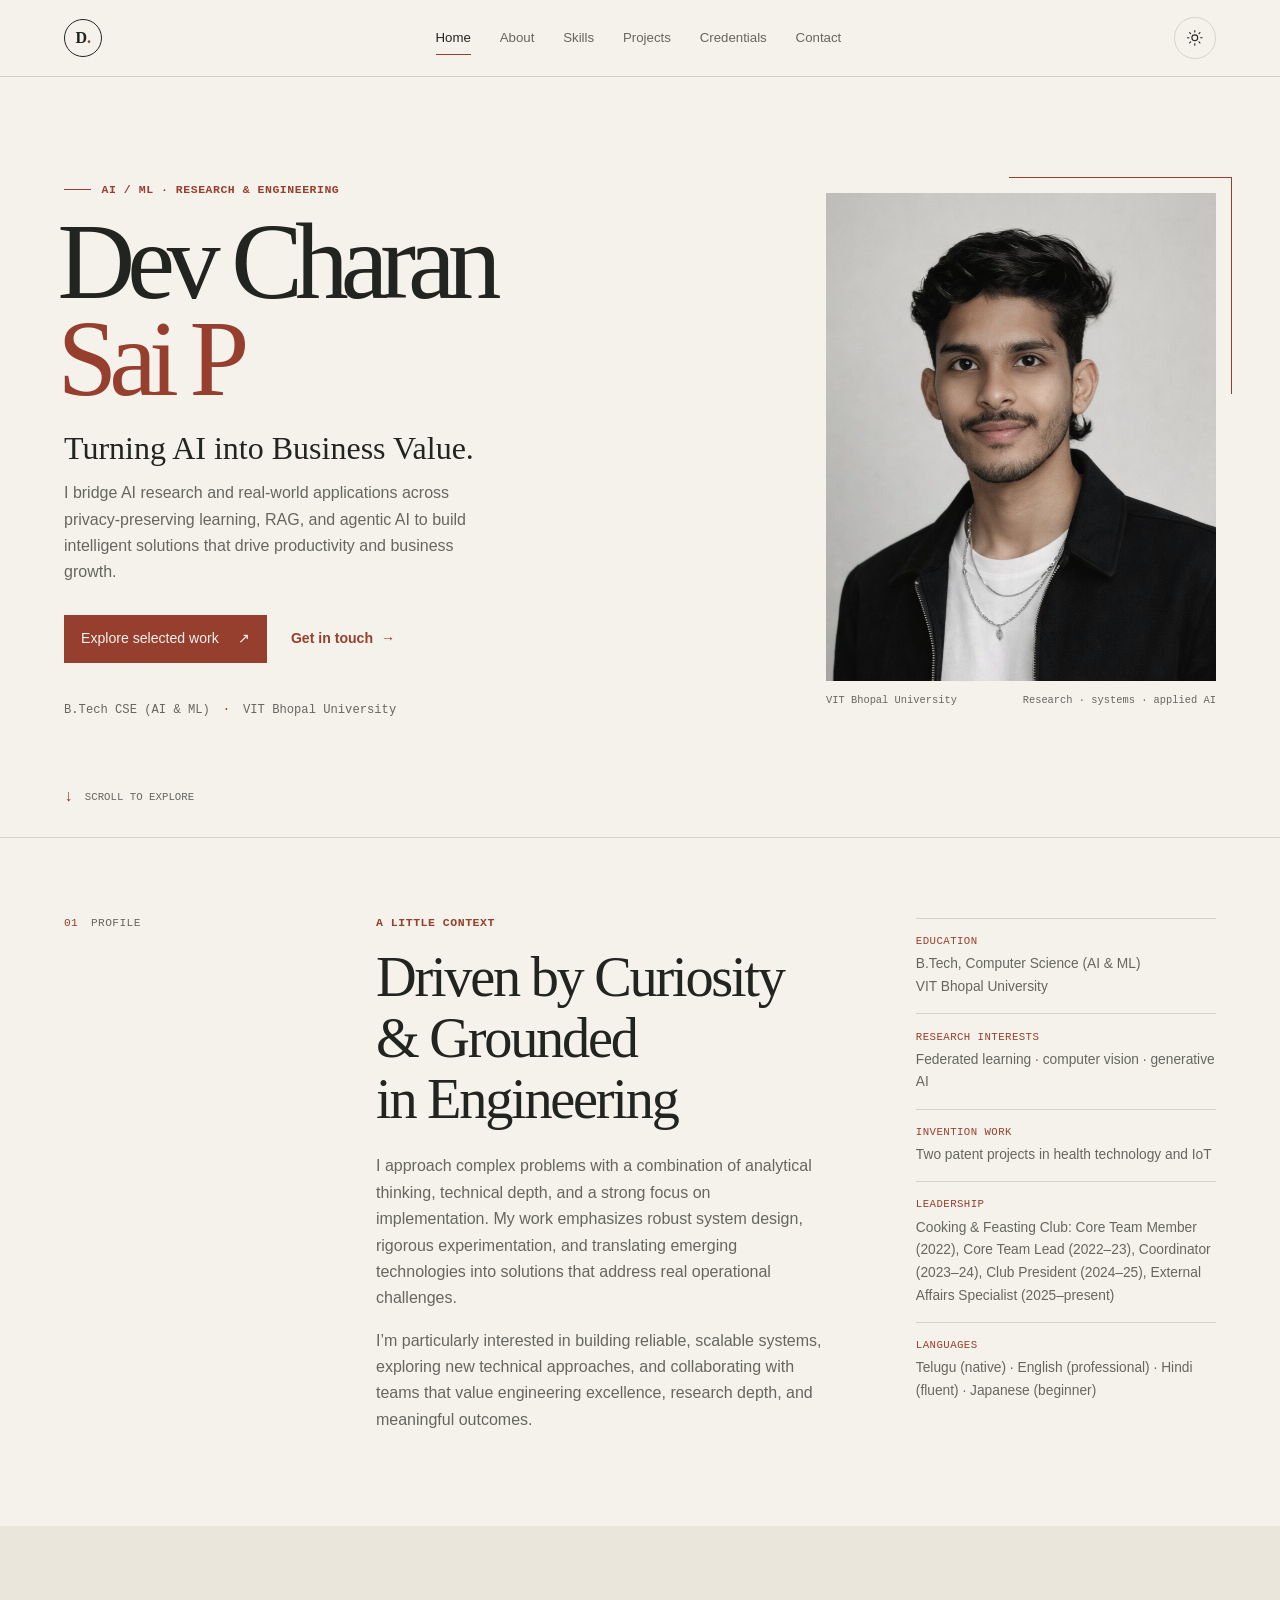
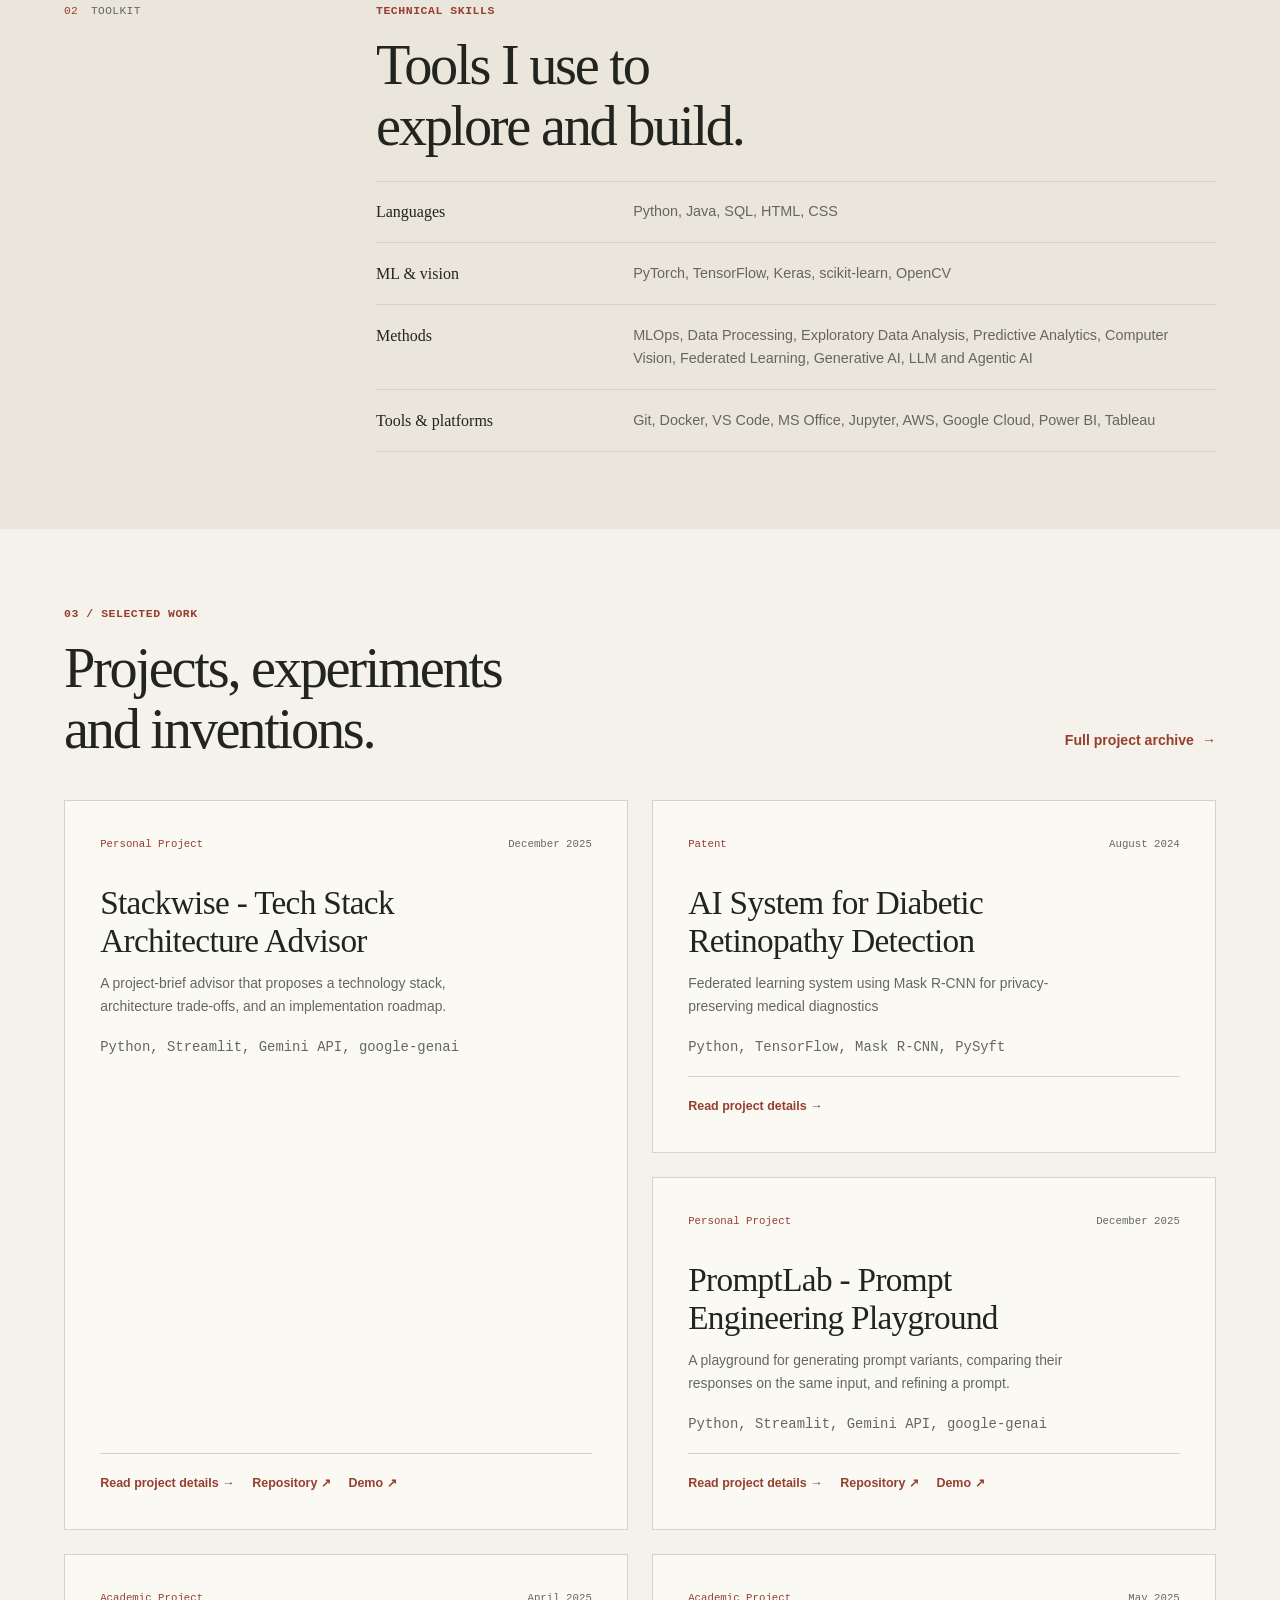
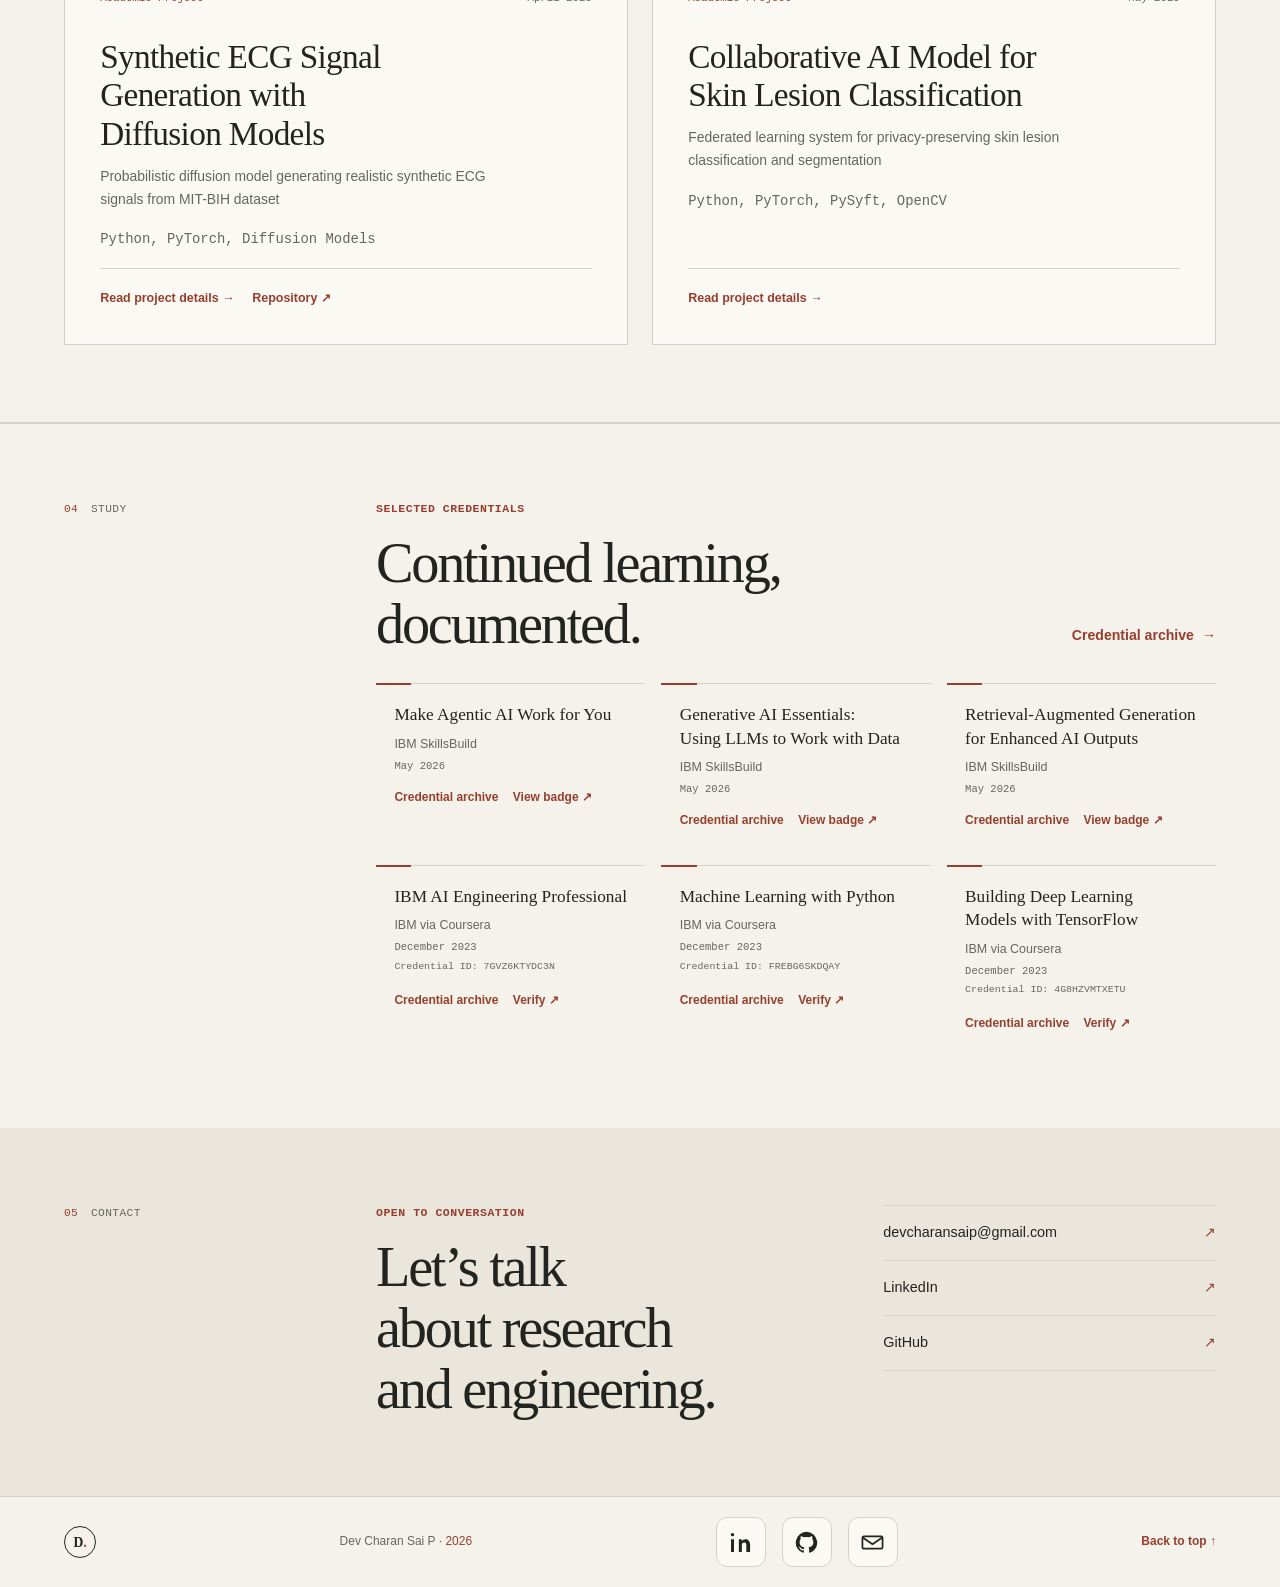
<file: index.html>
<!DOCTYPE html>
<html lang="en" data-theme="light">
<head>
    <meta charset="UTF-8">
    <meta name="viewport" content="width=device-width, initial-scale=1">
    <meta name="theme-color" content="#f5f2eb">
    <title>Dev Charan Sai P — AI/ML Research & Engineering</title>
    <meta name="description" content="Dev Charan Sai P is a computer science student working on machine learning, federated learning, computer vision, and generative AI.">
    <meta name="author" content="Dev Charan Sai P">
    <link rel="stylesheet" href="style.css">
    <script src="app.js" defer></script>
</head>
<body>
    <a class="skip-link" href="#main-content">Skip to content</a>

    <header class="site-header" id="top">
        <nav class="nav-shell" aria-label="Main navigation">
            <a class="wordmark" href="index.html" aria-label="Dev Charan Sai P, home">D<span>.</span></a>
            <button class="nav-toggle" id="nav-toggle" type="button" aria-expanded="false" aria-controls="nav-menu" aria-label="Open navigation">
                <span></span><span></span>
            </button>
            <ul class="nav-menu" id="nav-menu">
                <li><a class="nav-link active" href="#home" aria-current="page">Home</a></li>
                <li><a class="nav-link" href="#about">About</a></li>
                <li><a class="nav-link" href="#skills">Skills</a></li>
                <li><a class="nav-link" href="projects.html">Projects</a></li>
                <li><a class="nav-link" href="certifications.html">Credentials</a></li>
                <li><a class="nav-link" href="#contact">Contact</a></li>
            </ul>
            <button class="theme-toggle" id="theme-toggle" type="button" aria-label="Switch to dark theme">
                <svg id="theme-icon" viewBox="0 0 24 24" aria-hidden="true"><circle cx="12" cy="12" r="4"></circle><path d="M12 2v2m0 16v2M4.93 4.93l1.42 1.42m11.3 11.3 1.42 1.42M2 12h2m16 0h2M4.93 19.07l1.42-1.42m11.3-11.3 1.42-1.42"></path></svg>
            </button>
        </nav>
    </header>

    <main id="main-content">
        <section class="hero page-wrap" id="home" aria-labelledby="hero-title">
            <div class="hero-copy">
                <p class="eyebrow"><span class="eyebrow-rule"></span> AI / ML · research & engineering</p>
                <h1 id="hero-title">Dev Charan<br><span>Sai P</span></h1>
                <p class="hero-role">Turning AI into Business Value.</p>
                <p class="hero-summary">I bridge AI research and real-world applications across privacy-preserving learning, RAG, and agentic AI to build intelligent solutions that drive productivity and business growth.</p>
                <div class="hero-actions">
                    <a class="button button-primary" href="projects.html">Explore selected work <span aria-hidden="true">↗</span></a>
                    <a class="text-link" href="#contact">Get in touch <span aria-hidden="true">→</span></a>
                </div>
                <p class="hero-note">B.Tech CSE (AI &amp; ML) <span aria-hidden="true">·</span> VIT Bhopal University</p>
            </div>
            <figure class="hero-portrait">
                <img src="doc/portrait.jpg" alt="Portrait of Dev Charan Sai P" fetchpriority="high">
                <figcaption><span>VIT Bhopal University</span><span>Research · systems · applied AI</span></figcaption>
            </figure>
            <a class="scroll-cue" href="#about"><span aria-hidden="true">↓</span> Scroll to explore</a>
        </section>

        <section class="section-block about-section" id="about" aria-labelledby="about-title">
            <div class="page-wrap split-section">
                <div class="section-marker"><span>01</span><span>Profile</span></div>
                <div class="section-main about-layout">
                    <div>
                        <p class="eyebrow">A little context</p>
                        <h2 class="section-title" id="about-title">Driven by Curiosity & Grounded in Engineering</h2>
                        <p class="body-copy">I approach complex problems with a combination of analytical thinking, technical depth, and a strong focus on implementation. My work emphasizes robust system design, rigorous experimentation, and translating emerging technologies into solutions that address real operational challenges.</p>
                        <p class="body-copy">I’m particularly interested in building reliable, scalable systems, exploring new technical approaches, and collaborating with teams that value engineering excellence, research depth, and meaningful outcomes.</p>
                    </div>
                    <dl class="profile-facts">
                        <div><dt>Education</dt><dd>B.Tech, Computer Science (AI &amp; ML)<br>VIT Bhopal University</dd></div>
                        <div><dt>Research interests</dt><dd>Federated learning · computer vision · generative AI</dd></div>
                        <div><dt>Invention work</dt><dd>Two patent projects in health technology and IoT</dd></div>
                        <div><dt>Leadership</dt><dd>Cooking &amp; Feasting Club: Core Team Member (2022), Core Team Lead (2022–23), Coordinator (2023–24), Club President (2024–25), External Affairs Specialist (2025–present)</dd></div>
                        <div><dt>Languages</dt><dd>Telugu (native) · English (professional) · Hindi (fluent) · Japanese (beginner)</dd></div>
                    </dl>
                </div>
            </div>
        </section>

        <section class="section-block skills-section" id="skills" aria-labelledby="skills-title">
            <div class="page-wrap split-section">
                <div class="section-marker"><span>02</span><span>Toolkit</span></div>
                <div class="section-main">
                    <p class="eyebrow">Technical skills</p>
                    <h2 class="section-title" id="skills-title">Tools I use to explore and build.</h2>
                    <div class="skills-list">
                        <div class="skill-row"><h3>Languages</h3><p>Python, Java, SQL, HTML, CSS</p></div>
                        <div class="skill-row"><h3>ML &amp; vision</h3><p>PyTorch, TensorFlow, Keras, scikit-learn, OpenCV</p></div>
                        <div class="skill-row"><h3>Methods</h3><p>MLOps, Data Processing, Exploratory Data Analysis, Predictive Analytics, Computer Vision, Federated Learning, Generative AI, LLM and Agentic AI</p></div>
                        <div class="skill-row"><h3>Tools &amp; platforms</h3><p>Git, Docker, VS Code, MS Office, Jupyter, AWS, Google Cloud, Power BI, Tableau</p></div>
                    </div>
                </div>
            </div>
        </section>

        <section class="section-block work-section" id="featured-projects" aria-labelledby="work-title">
            <div class="page-wrap">
                <div class="section-heading">
                    <div>
                        <p class="eyebrow">03 / Selected work</p>
                        <h2 class="section-title" id="work-title">Projects, experiments and inventions.</h2>
                    </div>
                    <a class="text-link" href="projects.html">Full project archive <span aria-hidden="true">→</span></a>
                </div>
                <div class="featured-projects-grid" id="featured-projects-grid"></div>
            </div>
        </section>

        <section class="section-block credentials-section" aria-labelledby="credentials-title">
            <div class="page-wrap split-section">
                <div class="section-marker"><span>04</span><span>Study</span></div>
                <div class="section-main">
                    <div class="section-heading">
                        <div>
                            <p class="eyebrow">Selected credentials</p>
                            <h2 class="section-title" id="credentials-title">Continued learning, documented.</h2>
                        </div>
                        <a class="text-link" href="certifications.html">Credential archive <span aria-hidden="true">→</span></a>
                    </div>
                    <div class="featured-certs-grid" id="featured-certs-grid"></div>
                </div>
            </div>
        </section>

        <section class="section-block contact-section" id="contact" aria-labelledby="contact-title">
            <div class="page-wrap split-section">
                <div class="section-marker"><span>05</span><span>Contact</span></div>
                <div class="section-main contact-layout">
                    <div>
                        <p class="eyebrow">Open to conversation</p>
                        <h2 class="section-title" id="contact-title">Let’s talk about research and engineering.</h2>
                    </div>
                    <div class="contact-links">
                        <a href="mailto:devcharansaip@gmail.com">devcharansaip@gmail.com <span aria-hidden="true">↗</span></a>
                        <a href="https://linkedin.com/in/dev-charan-sai-p-152938231" target="_blank" rel="noopener noreferrer">LinkedIn <span aria-hidden="true">↗</span></a>
                        <a href="https://github.com/DevCharanSaiP" target="_blank" rel="noopener noreferrer">GitHub <span aria-hidden="true">↗</span></a>
                    </div>
                </div>
            </div>
        </section>
    </main>

    <footer class="site-footer">
        <div class="page-wrap footer-inner">
            <a class="wordmark footer-mark" href="#top" aria-label="Back to top">D<span>.</span></a>
            <p>Dev Charan Sai P <span>·</span> <span id="current-year">2026</span></p>
            <div class="footer-social" aria-label="Social links">
                <a class="footer-social-link" href="https://linkedin.com/in/dev-charan-sai-p-152938231" target="_blank" rel="noopener noreferrer" aria-label="LinkedIn">
                    <svg viewBox="0 0 24 24" aria-hidden="true"><path d="M5.2 8.7H2.1V22h3.1V8.7ZM3.65 2a1.8 1.8 0 1 0 0 3.6 1.8 1.8 0 0 0 0-3.6ZM22 14.4c0-4-2.1-5.9-4.9-5.9a4.2 4.2 0 0 0-3.8 2.1V8.7h-3V22h3.1v-6.6c0-1.7.3-3.4 2.5-3.4s2.2 2 2.2 3.5V22H22v-7.6Z"></path></svg>
                </a>
                <a class="footer-social-link" href="https://github.com/DevCharanSaiP" target="_blank" rel="noopener noreferrer" aria-label="GitHub">
                    <svg viewBox="0 0 24 24" aria-hidden="true"><path d="M12 .9a11.2 11.2 0 0 0-3.54 21.82c.56.1.77-.24.77-.54v-2.1c-3.14.68-3.8-1.33-3.8-1.33-.5-1.3-1.25-1.64-1.25-1.64-1.02-.7.08-.69.08-.69 1.13.08 1.73 1.16 1.73 1.16 1 1.72 2.61 1.22 3.25.93.1-.73.39-1.22.71-1.5-2.5-.29-5.13-1.25-5.13-5.57 0-1.23.44-2.24 1.16-3.03-.12-.29-.5-1.43.11-2.98 0 0 .95-.3 3.08 1.16a10.7 10.7 0 0 1 5.6 0c2.14-1.46 3.08-1.16 3.08-1.16.61 1.55.23 2.69.12 2.98.72.79 1.15 1.8 1.15 3.03 0 4.33-2.64 5.28-5.15 5.56.4.35.76 1.03.76 2.08v3.1c0 .3.2.65.78.54A11.2 11.2 0 0 0 12 .9Z"></path></svg>
                </a>
                <a class="footer-social-link" href="mailto:devcharansaip@gmail.com" aria-label="Email">
                    <svg viewBox="0 0 24 24" aria-hidden="true"><path d="M3 5.5h18a1.5 1.5 0 0 1 1.5 1.5v10a1.5 1.5 0 0 1-1.5 1.5H3A1.5 1.5 0 0 1 1.5 17V7A1.5 1.5 0 0 1 3 5.5Zm-.1 2.1 9.1 6.2 9.1-6.2"></path></svg>
                </a>
            </div>
            <a class="text-link footer-back" href="#top">Back to top ↑</a>
        </div>
    </footer>
</body>
</html>
</file>
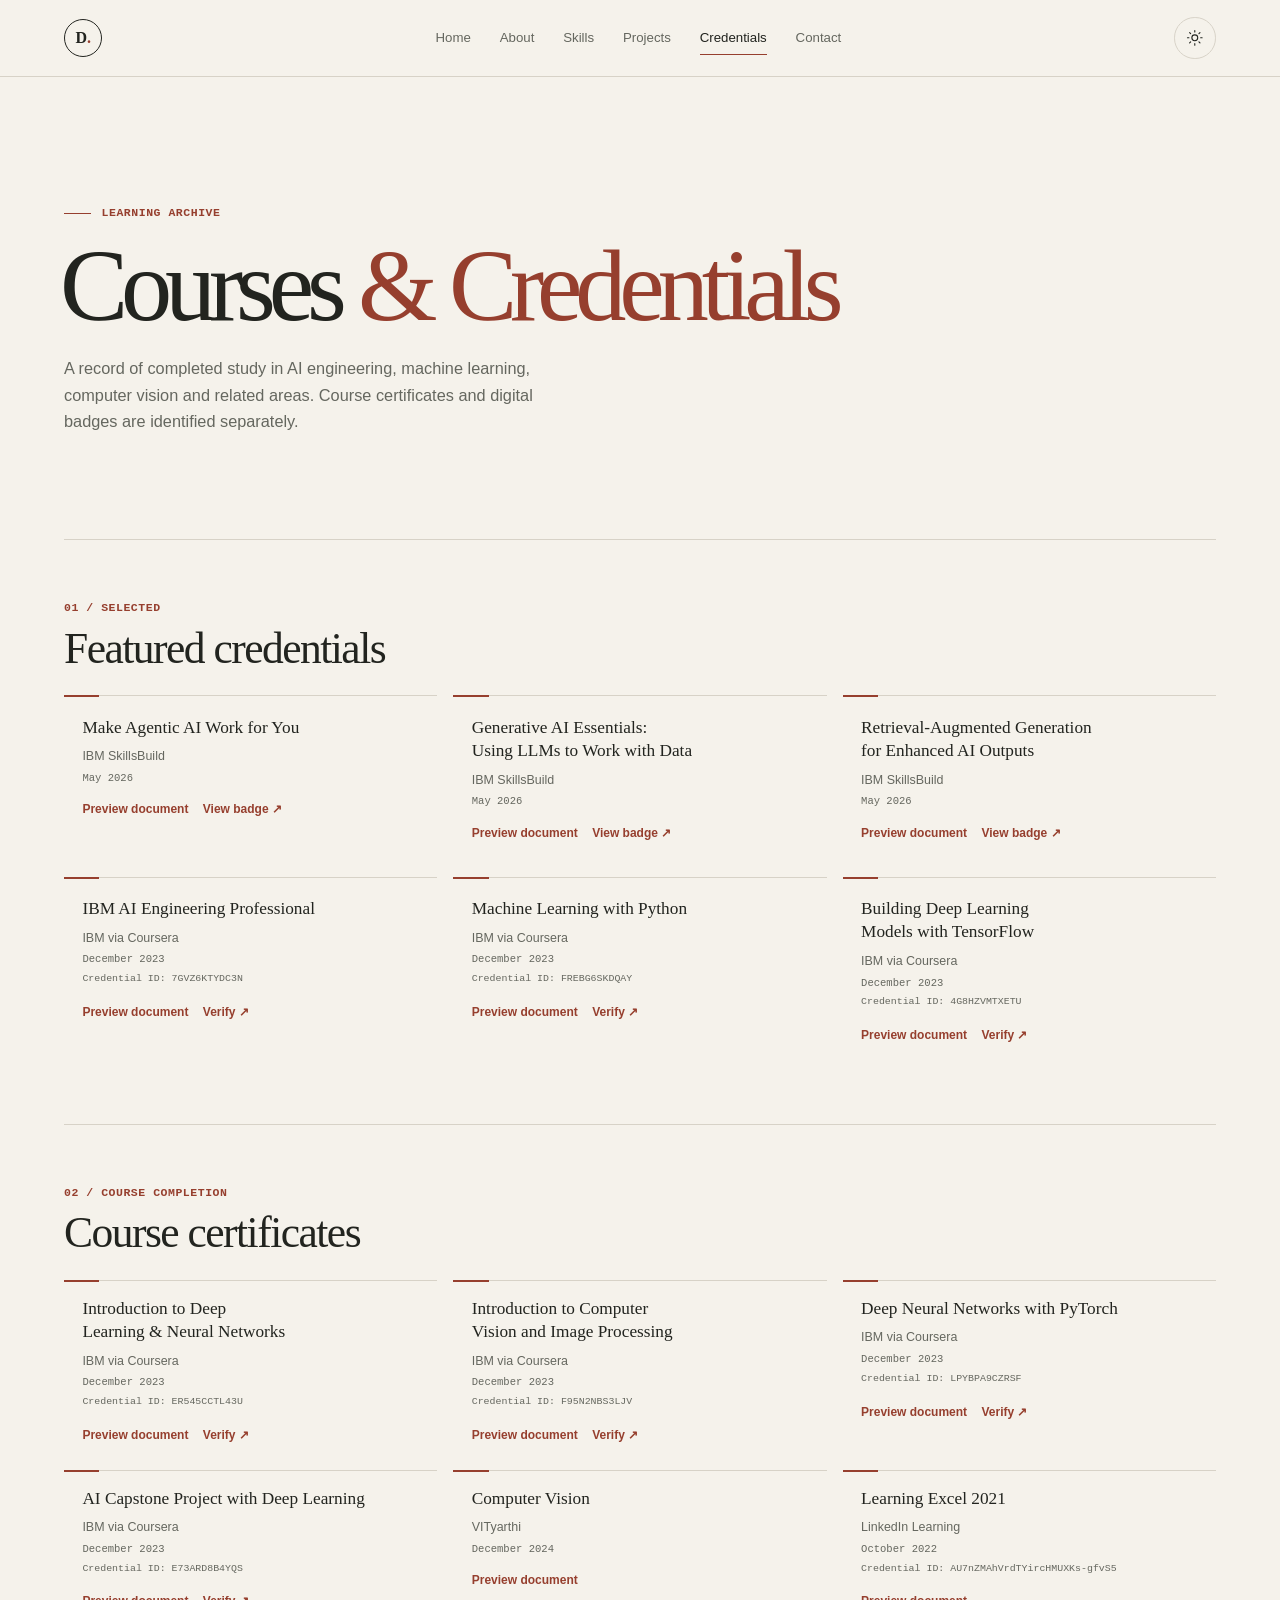
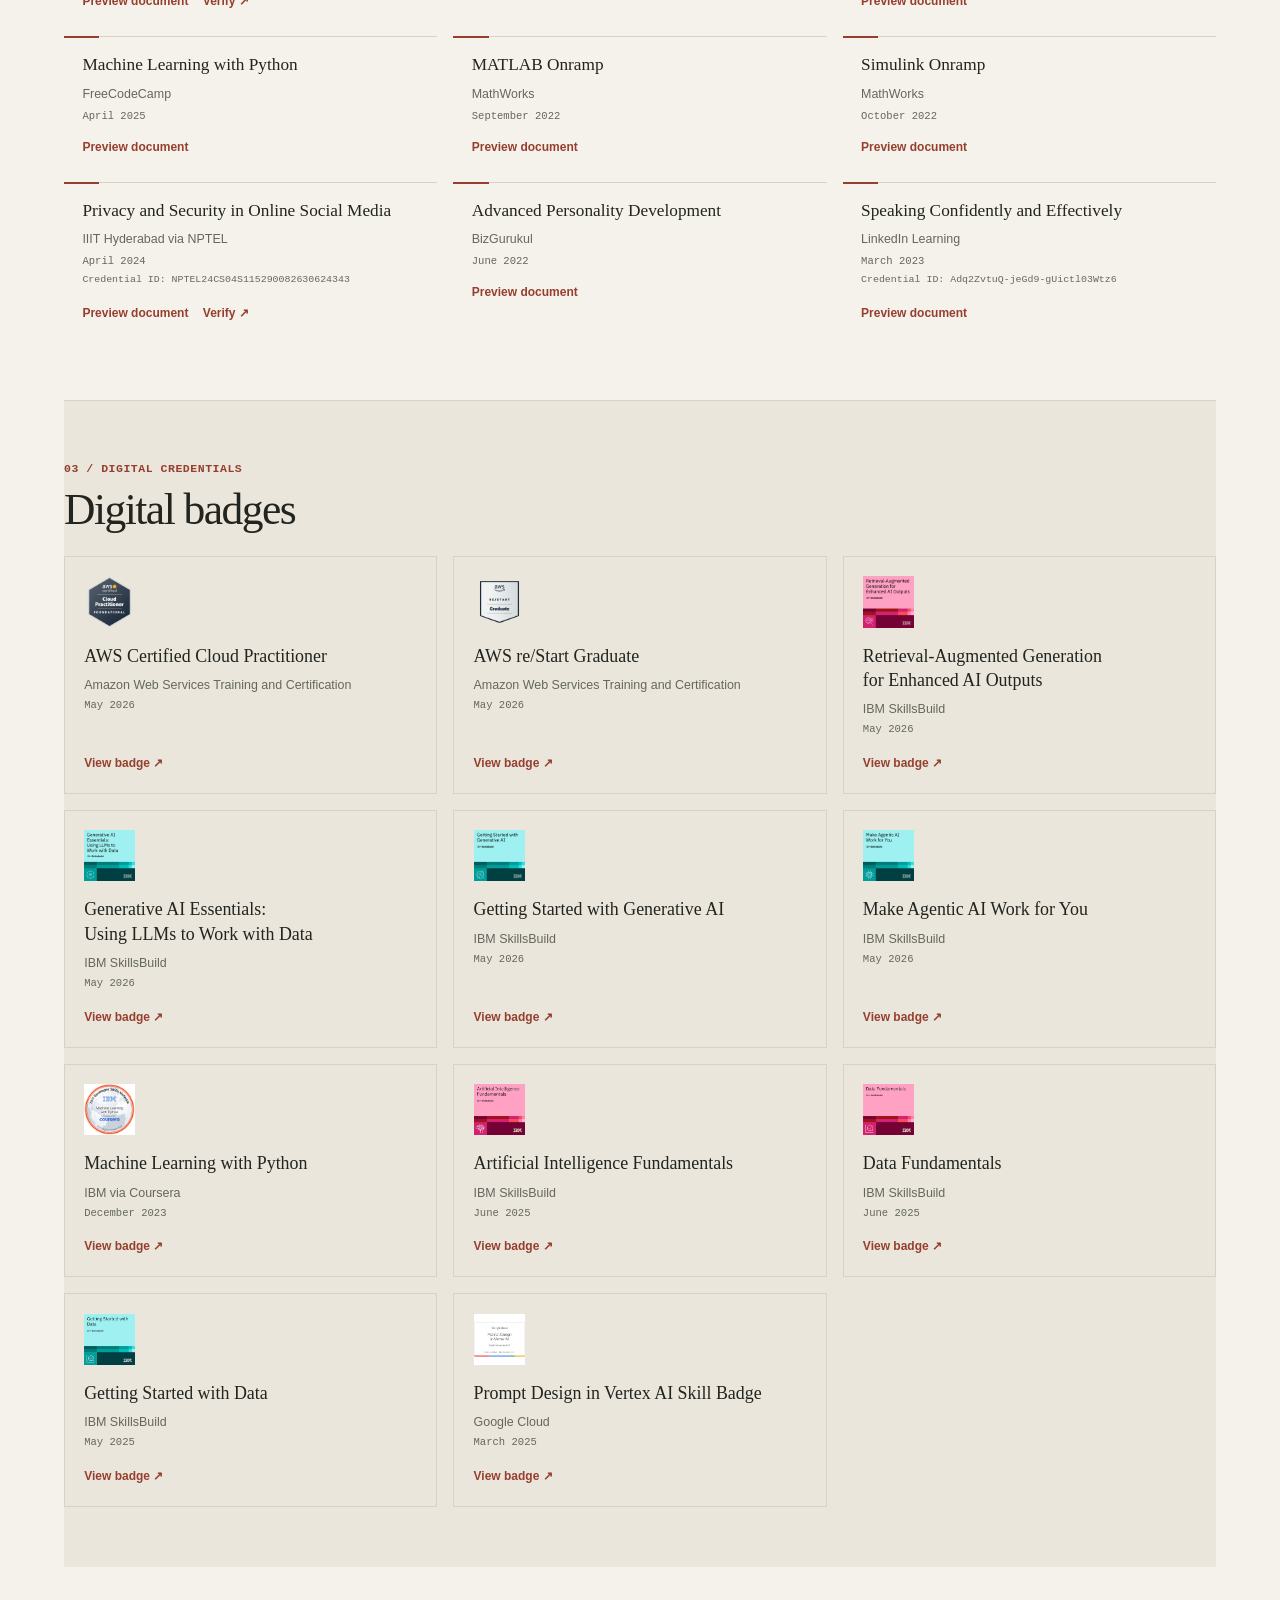
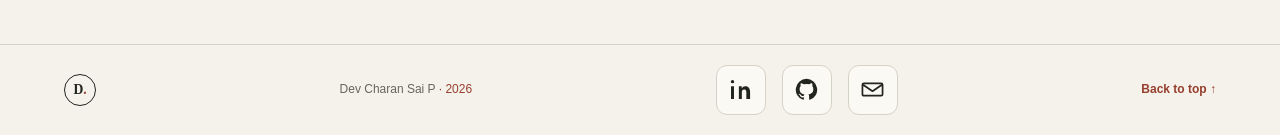
<file: certifications.html>
<!DOCTYPE html>
<html lang="en" data-theme="light">
<head>
    <meta charset="UTF-8">
    <meta name="viewport" content="width=device-width, initial-scale=1">
    <meta name="theme-color" content="#f5f2eb">
    <title>Credentials — Dev Charan Sai P</title>
    <meta name="description" content="Course certificates and digital badges in AI engineering, machine learning, computer vision, and related fields.">
    <link rel="stylesheet" href="style.css">
    <script src="app.js" defer></script>
</head>
<body>
    <a class="skip-link" href="#main-content">Skip to content</a>
    <header class="site-header" id="top">
        <nav class="nav-shell" aria-label="Main navigation">
            <a class="wordmark" href="index.html" aria-label="Dev Charan Sai P, home">D<span>.</span></a>
            <button class="nav-toggle" id="nav-toggle" type="button" aria-expanded="false" aria-controls="nav-menu" aria-label="Open navigation"><span></span><span></span></button>
            <ul class="nav-menu" id="nav-menu">
                <li><a class="nav-link" href="index.html">Home</a></li><li><a class="nav-link" href="index.html#about">About</a></li><li><a class="nav-link" href="index.html#skills">Skills</a></li><li><a class="nav-link" href="projects.html">Projects</a></li><li><a class="nav-link active" href="certifications.html" aria-current="page">Credentials</a></li><li><a class="nav-link" href="index.html#contact">Contact</a></li>
            </ul>
            <button class="theme-toggle" id="theme-toggle" type="button" aria-label="Switch to dark theme"><svg id="theme-icon" viewBox="0 0 24 24" aria-hidden="true"><circle cx="12" cy="12" r="4"></circle><path d="M12 2v2m0 16v2M4.93 4.93l1.42 1.42m11.3 11.3 1.42 1.42M2 12h2m16 0h2M4.93 19.07l1.42-1.42m11.3-11.3 1.42-1.42"></path></svg></button>
        </nav>
    </header>
    <main id="main-content">
        <section class="page-intro page-wrap" aria-labelledby="page-title">
            <p class="eyebrow"><span class="eyebrow-rule"></span> Learning archive</p>
            <h1 id="page-title">Courses <span>&amp; Credentials</span></h1>
            <p class="page-lede">A record of completed study in AI engineering, machine learning, computer vision and related areas. Course certificates and digital badges are identified separately.</p>
        </section>
        <section class="credential-section page-wrap" aria-labelledby="featured-title">
            <div class="archive-heading"><div><p class="eyebrow">01 / Selected</p><h2 id="featured-title">Featured credentials</h2></div></div>
            <div class="featured-certs-grid" id="featured-certs-grid"></div>
        </section>
        <section class="credential-section page-wrap" aria-labelledby="courses-title">
            <div class="archive-heading"><div><p class="eyebrow">02 / Course completion</p><h2 id="courses-title">Course certificates</h2></div></div>
            <div class="certs-grid" id="certs-grid"></div>
        </section>
        <section class="credential-section badges-section page-wrap" aria-labelledby="badges-title">
            <div class="archive-heading"><div><p class="eyebrow">03 / Digital credentials</p><h2 id="badges-title">Digital badges</h2></div></div>
            <div class="badges-grid" id="badges-grid"></div>
        </section>
    </main>
    <div class="modal" id="cert-modal" role="dialog" aria-modal="true" aria-labelledby="cert-modal-title" aria-hidden="true" hidden>
        <button class="modal-backdrop" id="cert-modal-backdrop" type="button" aria-label="Close credential preview"></button>
        <div class="modal-panel modal-panel--large">
            <button class="modal-close" id="cert-modal-close" type="button" aria-label="Close credential preview">Close <span aria-hidden="true">×</span></button>
            <div class="modal-content" id="cert-modal-content"></div>
        </div>
    </div>
    <footer class="site-footer"><div class="page-wrap footer-inner">
        <a class="wordmark footer-mark" href="index.html" aria-label="Dev Charan Sai P, home">D<span>.</span></a><p>Dev Charan Sai P <span>·</span> <span id="current-year">2026</span></p>
        <div class="footer-social" aria-label="Social links">
            <a class="footer-social-link" href="https://linkedin.com/in/dev-charan-sai-p-152938231" target="_blank" rel="noopener noreferrer" aria-label="LinkedIn"><svg viewBox="0 0 24 24" aria-hidden="true"><path d="M5.2 8.7H2.1V22h3.1V8.7ZM3.65 2a1.8 1.8 0 1 0 0 3.6 1.8 1.8 0 0 0 0-3.6ZM22 14.4c0-4-2.1-5.9-4.9-5.9a4.2 4.2 0 0 0-3.8 2.1V8.7h-3V22h3.1v-6.6c0-1.7.3-3.4 2.5-3.4s2.2 2 2.2 3.5V22H22v-7.6Z"></path></svg></a>
            <a class="footer-social-link" href="https://github.com/DevCharanSaiP" target="_blank" rel="noopener noreferrer" aria-label="GitHub"><svg viewBox="0 0 24 24" aria-hidden="true"><path d="M12 .9a11.2 11.2 0 0 0-3.54 21.82c.56.1.77-.24.77-.54v-2.1c-3.14.68-3.8-1.33-3.8-1.33-.5-1.3-1.25-1.64-1.25-1.64-1.02-.7.08-.69.08-.69 1.13.08 1.73 1.16 1.73 1.16 1 1.72 2.61 1.22 3.25.93.1-.73.39-1.22.71-1.5-2.5-.29-5.13-1.25-5.13-5.57 0-1.23.44-2.24 1.16-3.03-.12-.29-.5-1.43.11-2.98 0 0 .95-.3 3.08 1.16a10.7 10.7 0 0 1 5.6 0c2.14-1.46 3.08-1.16 3.08-1.16.61 1.55.23 2.69.12 2.98.72.79 1.15 1.8 1.15 3.03 0 4.33-2.64 5.28-5.15 5.56.4.35.76 1.03.76 2.08v3.1c0 .3.2.65.78.54A11.2 11.2 0 0 0 12 .9Z"></path></svg></a>
            <a class="footer-social-link" href="mailto:devcharansaip@gmail.com" aria-label="Email"><svg viewBox="0 0 24 24" aria-hidden="true"><path d="M3 5.5h18a1.5 1.5 0 0 1 1.5 1.5v10a1.5 1.5 0 0 1-1.5 1.5H3A1.5 1.5 0 0 1 1.5 17V7A1.5 1.5 0 0 1 3 5.5Zm-.1 2.1 9.1 6.2 9.1-6.2"></path></svg></a>
        </div>
        <a class="text-link footer-back" href="#top">Back to top ↑</a>
    </div></footer>
</body>
</html>
</file>
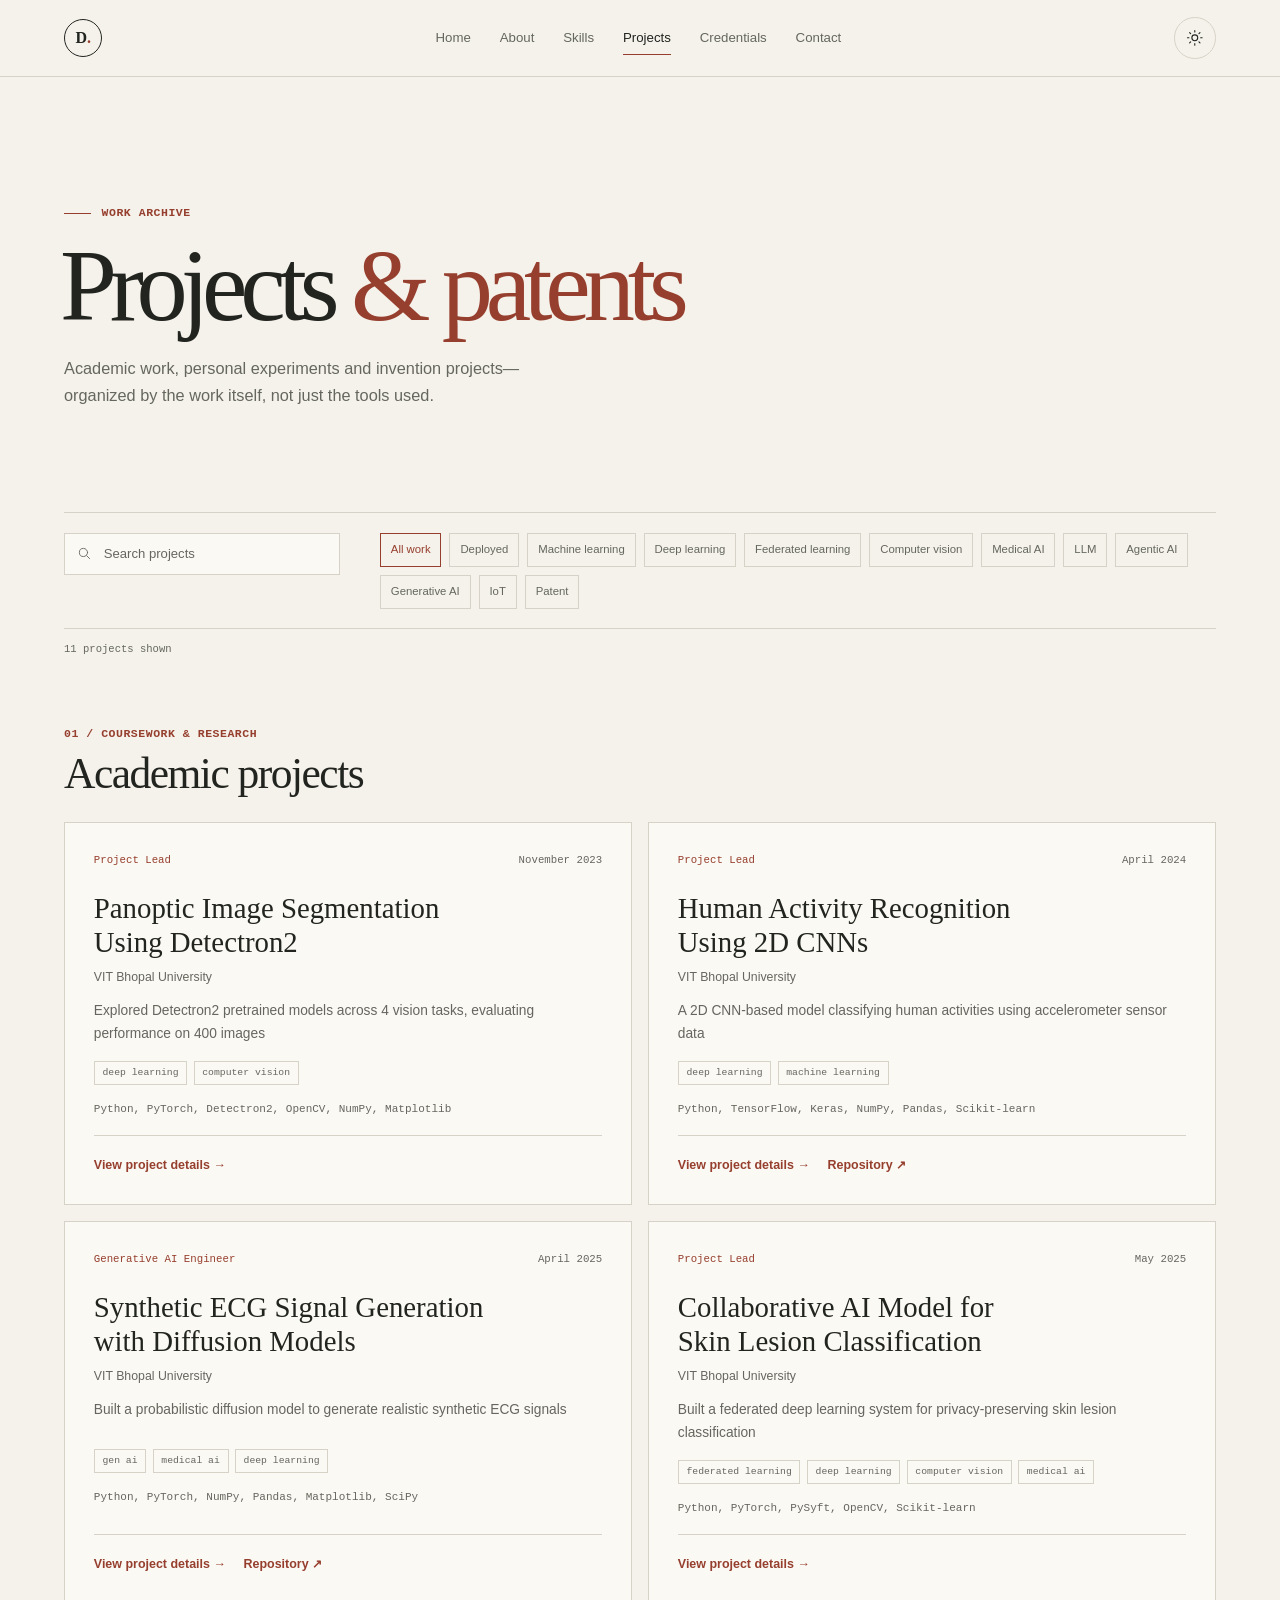
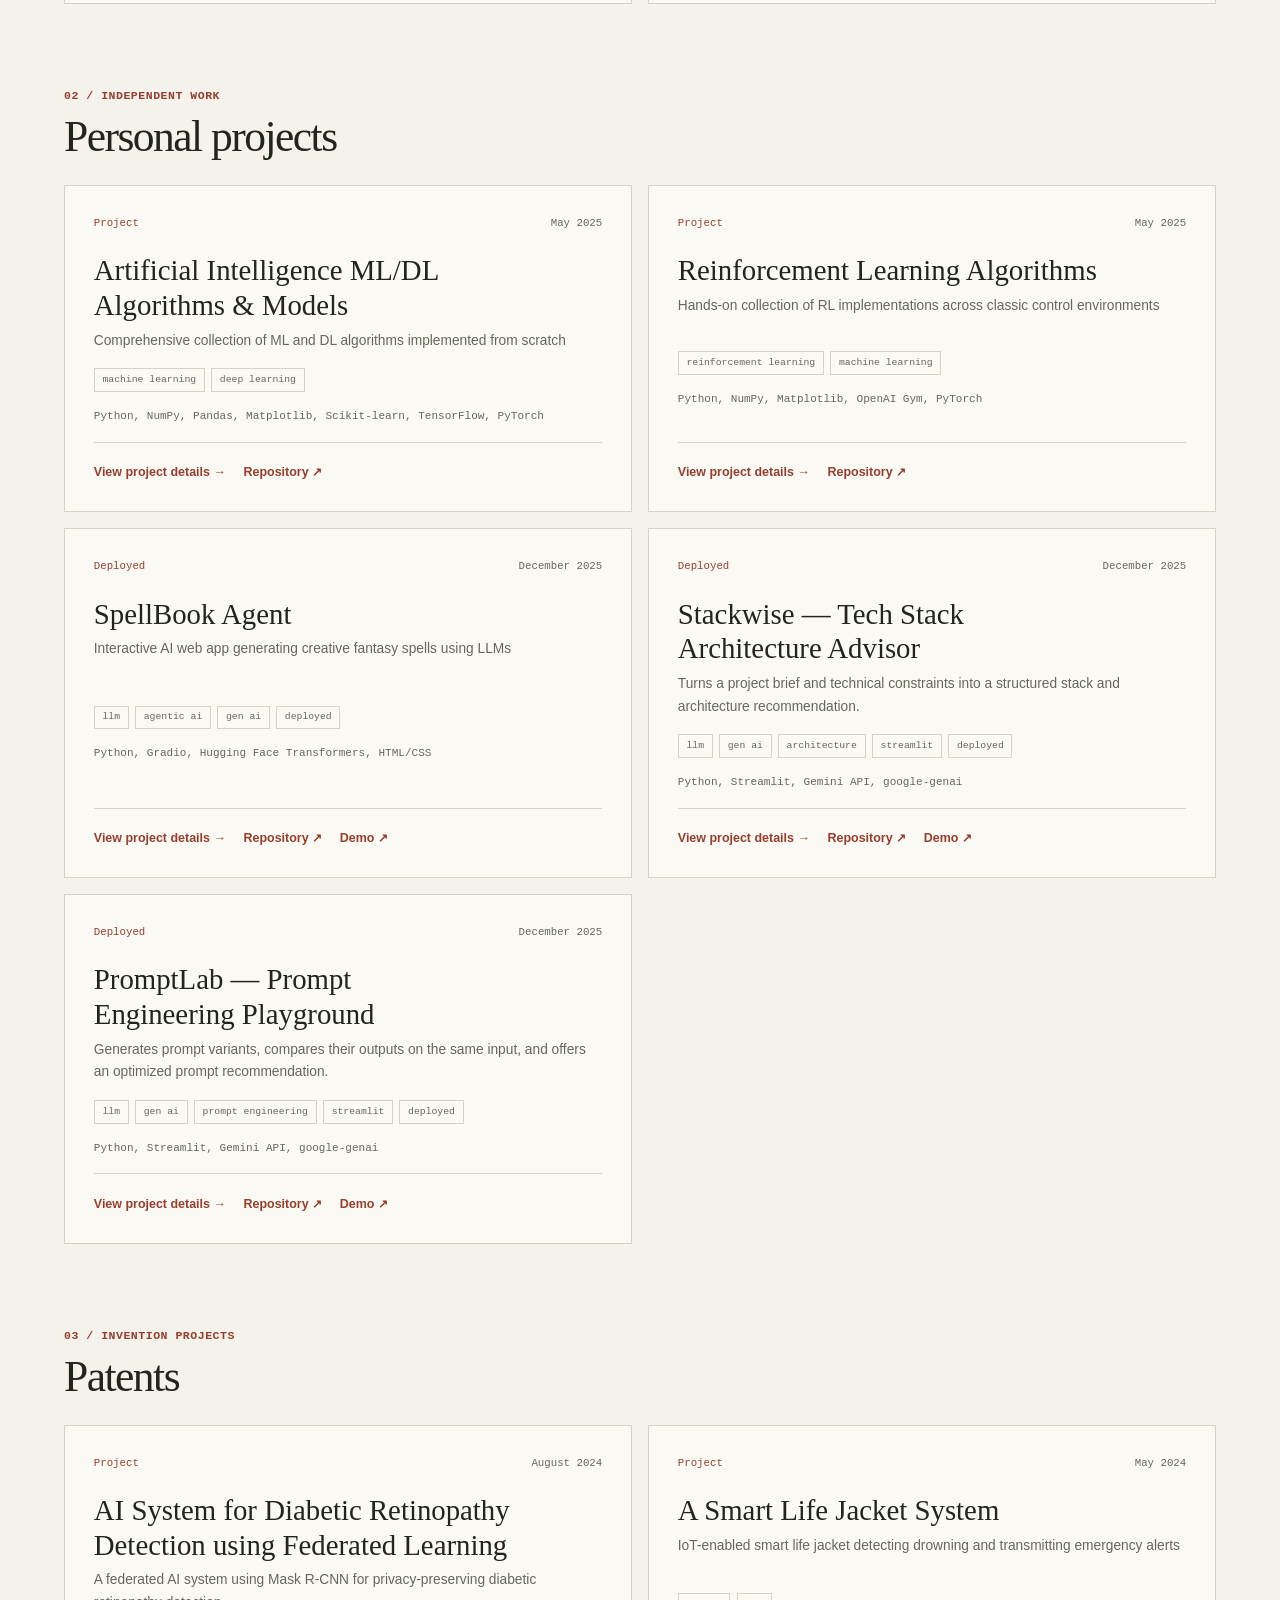
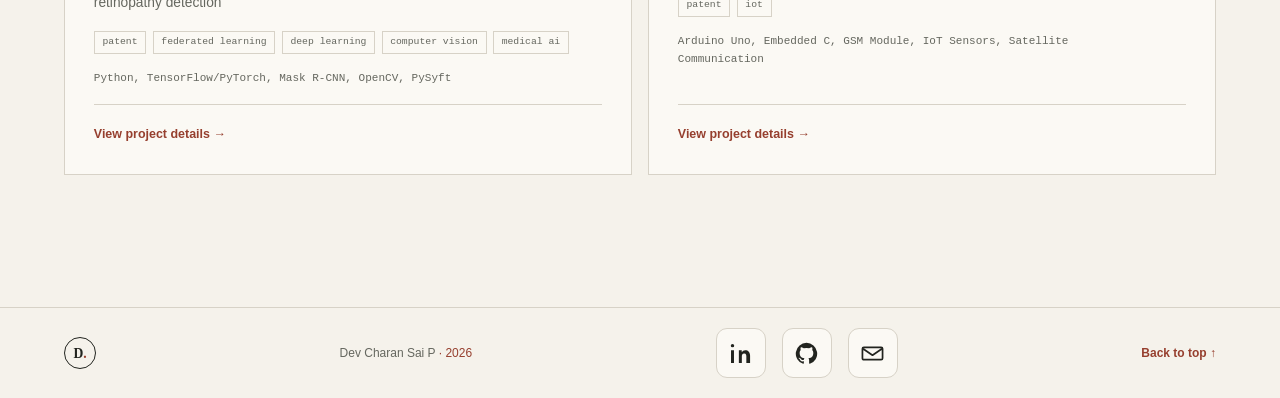
<file: projects.html>
<!DOCTYPE html>
<html lang="en" data-theme="light">
<head>
    <meta charset="UTF-8">
    <meta name="viewport" content="width=device-width, initial-scale=1">
    <meta name="theme-color" content="#f5f2eb">
    <title>Projects & Patents — Dev Charan Sai P</title>
    <meta name="description" content="Academic and personal machine learning projects, research experiments, and patent projects by Dev Charan Sai P.">
    <link rel="stylesheet" href="style.css">
    <script src="app.js" defer></script>
</head>
<body>
    <a class="skip-link" href="#main-content">Skip to content</a>
    <header class="site-header" id="top">
        <nav class="nav-shell" aria-label="Main navigation">
            <a class="wordmark" href="index.html" aria-label="Dev Charan Sai P, home">D<span>.</span></a>
            <button class="nav-toggle" id="nav-toggle" type="button" aria-expanded="false" aria-controls="nav-menu" aria-label="Open navigation"><span></span><span></span></button>
            <ul class="nav-menu" id="nav-menu">
                <li><a class="nav-link" href="index.html">Home</a></li><li><a class="nav-link" href="index.html#about">About</a></li><li><a class="nav-link" href="index.html#skills">Skills</a></li><li><a class="nav-link active" href="projects.html" aria-current="page">Projects</a></li><li><a class="nav-link" href="certifications.html">Credentials</a></li><li><a class="nav-link" href="index.html#contact">Contact</a></li>
            </ul>
            <button class="theme-toggle" id="theme-toggle" type="button" aria-label="Switch to dark theme"><svg id="theme-icon" viewBox="0 0 24 24" aria-hidden="true"><circle cx="12" cy="12" r="4"></circle><path d="M12 2v2m0 16v2M4.93 4.93l1.42 1.42m11.3 11.3 1.42 1.42M2 12h2m16 0h2M4.93 19.07l1.42-1.42m11.3-11.3 1.42-1.42"></path></svg></button>
        </nav>
    </header>
    <main id="main-content">
        <section class="page-intro page-wrap" aria-labelledby="page-title">
            <p class="eyebrow"><span class="eyebrow-rule"></span> Work archive</p>
            <h1 id="page-title">Projects <span>&amp; patents</span></h1>
            <p class="page-lede">Academic work, personal experiments and invention projects—organized by the work itself, not just the tools used.</p>
        </section>
        <section class="project-browser" aria-label="Browse projects">
            <div class="page-wrap">
                <div class="project-tools">
                    <label class="search-field"><span class="sr-only">Search projects</span><svg viewBox="0 0 24 24" aria-hidden="true"><circle cx="10.8" cy="10.8" r="6.8"></circle><path d="m16 16 5 5"></path></svg><input id="project-search" type="search" placeholder="Search projects" autocomplete="off"></label>
                    <div class="filter-bar" role="group" aria-label="Filter projects by topic">
                        <button class="filter-chip active" type="button" data-filter="all" aria-pressed="true">All work</button>
                        <button class="filter-chip" type="button" data-filter="deployed" aria-pressed="false">Deployed</button>
                        <button class="filter-chip" type="button" data-filter="machine-learning" aria-pressed="false">Machine learning</button>
                        <button class="filter-chip" type="button" data-filter="deep-learning" aria-pressed="false">Deep learning</button>
                        <button class="filter-chip" type="button" data-filter="federated-learning" aria-pressed="false">Federated learning</button>
                        <button class="filter-chip" type="button" data-filter="computer-vision" aria-pressed="false">Computer vision</button>
                        <button class="filter-chip" type="button" data-filter="medical-ai" aria-pressed="false">Medical AI</button>
                        <button class="filter-chip" type="button" data-filter="llm" aria-pressed="false">LLM</button>
                        <button class="filter-chip" type="button" data-filter="agentic-ai" aria-pressed="false">Agentic AI</button>
                        <button class="filter-chip" type="button" data-filter="gen-ai" aria-pressed="false">Generative AI</button>
                        <button class="filter-chip" type="button" data-filter="iot" aria-pressed="false">IoT</button>
                        <button class="filter-chip" type="button" data-filter="patent" aria-pressed="false">Patent</button>
                    </div>
                </div>
                <p class="results-count" id="project-results" aria-live="polite"></p>
                <div class="project-archive">
                    <section class="category-section" id="academic-projects" data-project-category="academic" aria-labelledby="academic-title">
                        <div class="category-heading"><p class="eyebrow">01 / Coursework &amp; research</p><h2 id="academic-title">Academic projects</h2></div>
                        <div class="projects-grid" id="academic-grid"></div>
                    </section>
                    <section class="category-section" id="personal-projects" data-project-category="personal" aria-labelledby="personal-title">
                        <div class="category-heading"><p class="eyebrow">02 / Independent work</p><h2 id="personal-title">Personal projects</h2></div>
                        <div class="projects-grid" id="personal-grid"></div>
                    </section>
                    <section class="category-section" id="patents" data-project-category="patents" aria-labelledby="patents-title">
                        <div class="category-heading"><p class="eyebrow">03 / Invention projects</p><h2 id="patents-title">Patents</h2></div>
                        <div class="projects-grid" id="patents-grid"></div>
                    </section>
                </div>
                <p class="empty-state" id="project-empty" hidden>No projects match that search. Try another term or filter.</p>
            </div>
        </section>
    </main>
    <div class="modal" id="project-modal" role="dialog" aria-modal="true" aria-labelledby="modal-title" aria-hidden="true" hidden>
        <button class="modal-backdrop" id="modal-backdrop" type="button" aria-label="Close project details"></button>
        <div class="modal-panel">
            <button class="modal-close" id="modal-close" type="button" aria-label="Close project details">Close <span aria-hidden="true">×</span></button>
            <div class="modal-content" id="modal-content"></div>
        </div>
    </div>
    <footer class="site-footer"><div class="page-wrap footer-inner">
        <a class="wordmark footer-mark" href="index.html" aria-label="Dev Charan Sai P, home">D<span>.</span></a><p>Dev Charan Sai P <span>·</span> <span id="current-year">2026</span></p>
        <div class="footer-social" aria-label="Social links">
            <a class="footer-social-link" href="https://linkedin.com/in/dev-charan-sai-p-152938231" target="_blank" rel="noopener noreferrer" aria-label="LinkedIn"><svg viewBox="0 0 24 24" aria-hidden="true"><path d="M5.2 8.7H2.1V22h3.1V8.7ZM3.65 2a1.8 1.8 0 1 0 0 3.6 1.8 1.8 0 0 0 0-3.6ZM22 14.4c0-4-2.1-5.9-4.9-5.9a4.2 4.2 0 0 0-3.8 2.1V8.7h-3V22h3.1v-6.6c0-1.7.3-3.4 2.5-3.4s2.2 2 2.2 3.5V22H22v-7.6Z"></path></svg></a>
            <a class="footer-social-link" href="https://github.com/DevCharanSaiP" target="_blank" rel="noopener noreferrer" aria-label="GitHub"><svg viewBox="0 0 24 24" aria-hidden="true"><path d="M12 .9a11.2 11.2 0 0 0-3.54 21.82c.56.1.77-.24.77-.54v-2.1c-3.14.68-3.8-1.33-3.8-1.33-.5-1.3-1.25-1.64-1.25-1.64-1.02-.7.08-.69.08-.69 1.13.08 1.73 1.16 1.73 1.16 1 1.72 2.61 1.22 3.25.93.1-.73.39-1.22.71-1.5-2.5-.29-5.13-1.25-5.13-5.57 0-1.23.44-2.24 1.16-3.03-.12-.29-.5-1.43.11-2.98 0 0 .95-.3 3.08 1.16a10.7 10.7 0 0 1 5.6 0c2.14-1.46 3.08-1.16 3.08-1.16.61 1.55.23 2.69.12 2.98.72.79 1.15 1.8 1.15 3.03 0 4.33-2.64 5.28-5.15 5.56.4.35.76 1.03.76 2.08v3.1c0 .3.2.65.78.54A11.2 11.2 0 0 0 12 .9Z"></path></svg></a>
            <a class="footer-social-link" href="mailto:devcharansaip@gmail.com" aria-label="Email"><svg viewBox="0 0 24 24" aria-hidden="true"><path d="M3 5.5h18a1.5 1.5 0 0 1 1.5 1.5v10a1.5 1.5 0 0 1-1.5 1.5H3A1.5 1.5 0 0 1 1.5 17V7A1.5 1.5 0 0 1 3 5.5Zm-.1 2.1 9.1 6.2 9.1-6.2"></path></svg></a>
        </div>
        <a class="text-link footer-back" href="#top">Back to top ↑</a>
    </div></footer>
</body>
</html>
</file>
<file: style.css>
:root {
    color-scheme: light;
    --page: #f5f2eb;
    --surface: #fbf9f4;
    --surface-strong: #eae6dc;
    --ink: #22241f;
    --muted: #65675f;
    --faint: #65675f;
    --line: #d7d2c7;
    --accent: #963f2e;
    --accent-hover: #713020;
    --accent-wash: #eee1d9;
    --focus: #8d392a;
    --header: rgba(245, 242, 235, .96);
    --shadow: 0 18px 56px rgba(27, 24, 19, .16);
    --serif: Georgia, "Times New Roman", serif;
    --sans: "Segoe UI", Arial, sans-serif;
    --mono: "Cascadia Code", Consolas, monospace;
    --wrap: 1160px;
    --gutter: clamp(1.25rem, 5vw, 4.5rem);
    --section-space: clamp(3rem, 6vw, 5rem);
    --ease: 180ms ease;
}

[data-theme="dark"] {
    color-scheme: dark;
    --page: #20231f;
    --surface: #282b26;
    --surface-strong: #30332d;
    --ink: #f0eee7;
    --muted: #c1c0b7;
    --faint: #a3a398;
    --line: #44473f;
    --accent: #e39478;
    --accent-hover: #f1ad93;
    --accent-wash: #3a302a;
    --focus: #f0a184;
    --header: rgba(32, 35, 31, .96);
    --shadow: 0 18px 56px rgba(0, 0, 0, .42);
}

* { box-sizing: border-box; }

html {
    scroll-behavior: smooth;
    scroll-padding-top: 6rem;
}

body {
    min-height: 100vh;
    margin: 0;
    background: var(--page);
    color: var(--ink);
    font: 16px/1.65 var(--sans);
    text-rendering: optimizeLegibility;
    -webkit-font-smoothing: antialiased;
    transition: background-color var(--ease), color var(--ease);
}

body.modal-open { overflow: hidden; }
button, input { font: inherit; }
button { color: inherit; }
img, svg { display: block; max-width: 100%; }
a { color: inherit; text-decoration: none; }
a:hover { color: var(--accent); }
p { max-width: 72ch; margin: 0 0 1rem; }
h1, h2, h3, h4 { margin: 0; font-weight: 500; text-wrap: balance; }
::selection { color: var(--ink); background: var(--accent-wash); }
[hidden] { display: none !important; }

:focus-visible {
    outline: 3px solid var(--focus);
    outline-offset: 4px;
}

.page-wrap {
    width: min(100% - var(--gutter) * 2, var(--wrap));
    margin-inline: auto;
}

.sr-only {
    position: absolute;
    width: 1px;
    height: 1px;
    padding: 0;
    margin: -1px;
    overflow: hidden;
    clip: rect(0, 0, 0, 0);
    white-space: nowrap;
    border: 0;
}

.skip-link {
    position: fixed;
    z-index: 20;
    top: .75rem;
    left: .75rem;
    padding: .7rem 1rem;
    transform: translateY(-160%);
    background: var(--ink);
    color: var(--page);
}
.skip-link:focus { transform: translateY(0); }

.site-header {
    position: sticky;
    z-index: 10;
    top: 0;
    border-bottom: 1px solid var(--line);
    background: var(--header);
}

.nav-shell {
    position: relative;
    display: flex;
    width: min(100% - var(--gutter) * 2, var(--wrap));
    min-height: 76px;
    align-items: center;
    justify-content: space-between;
    gap: 1.5rem;
    margin-inline: auto;
}

.wordmark {
    display: inline-flex;
    width: 2.4rem;
    height: 2.4rem;
    align-items: center;
    justify-content: center;
    flex: 0 0 auto;
    border: 1px solid var(--ink);
    border-radius: 50%;
    font: 600 1rem/1 var(--serif);
}
.wordmark span { color: var(--accent); }

.nav-menu {
    display: flex;
    align-items: center;
    justify-content: center;
    gap: clamp(.85rem, 2.3vw, 1.8rem);
    padding: 0;
    margin: 0 auto;
    list-style: none;
}

.nav-link {
    position: relative;
    display: inline-block;
    padding: .5rem 0;
    color: var(--muted);
    font-size: .83rem;
}
.nav-link:hover, .nav-link.active { color: var(--ink); }
.nav-link.active::after {
    position: absolute;
    right: 0;
    bottom: .1rem;
    left: 0;
    height: 1px;
    background: var(--accent);
    content: "";
}

.theme-toggle, .nav-toggle {
    display: inline-flex;
    width: 2.6rem;
    height: 2.6rem;
    align-items: center;
    justify-content: center;
    flex: 0 0 auto;
    border: 1px solid var(--line);
    border-radius: 50%;
    background: transparent;
    cursor: pointer;
}
.theme-toggle:hover, .nav-toggle:hover { border-color: var(--accent); color: var(--accent); }
.theme-toggle svg {
    width: 1.1rem;
    fill: none;
    stroke: currentColor;
    stroke-linecap: round;
    stroke-width: 1.5;
}
.nav-toggle { display: none; }
.nav-toggle span { width: 1rem; height: 1px; background: currentColor; }

.hero {
    position: relative;
    display: grid;
    min-height: min(760px, calc(100svh - 76px));
    grid-template-columns: minmax(0, 1.1fr) minmax(270px, .75fr);
    align-items: center;
    gap: clamp(3rem, 8vw, 8rem);
    padding-top: clamp(3rem, 6vw, 5rem);
    padding-bottom: clamp(4rem, 7vw, 6rem);
}

.hero-copy { max-width: 650px; }
.eyebrow {
    display: flex;
    align-items: center;
    gap: .65rem;
    margin-bottom: 1rem;
    color: var(--accent);
    font: 600 .72rem/1.4 var(--mono);
    letter-spacing: .045em;
    text-transform: uppercase;
}
.eyebrow-rule { width: 1.7rem; height: 1px; background: currentColor; }

.hero h1 {
    margin: 0 0 1.3rem -.06em;
    font: 400 clamp(3.6rem, 8.4vw, 7.7rem)/.9 var(--serif);
    letter-spacing: -.075em;
}
.hero h1 span { color: var(--accent); }
.hero-role {
    max-width: 32ch;
    margin-bottom: .65rem;
    font: 400 clamp(1.35rem, 2.8vw, 2rem)/1.3 var(--serif);
}
.hero-summary {
    max-width: 49ch;
    margin-bottom: 1.8rem;
    color: var(--muted);
    font-size: 1rem;
}
.hero-actions { display: flex; flex-wrap: wrap; align-items: center; gap: 1.5rem; }
.button {
    display: inline-flex;
    min-height: 48px;
    align-items: center;
    justify-content: center;
    gap: 1.2rem;
    padding: .7rem 1rem;
    border: 1px solid var(--accent);
    font-size: .88rem;
    transition: background-color var(--ease), color var(--ease), border-color var(--ease);
}
.button-primary { background: var(--accent); color: var(--page); }
.button-primary:hover { border-color: var(--accent-hover); background: var(--accent-hover); color: var(--page); }
.text-link {
    display: inline-flex;
    align-items: center;
    gap: .5rem;
    color: var(--accent);
    font-size: .88rem;
    font-weight: 600;
}
.text-link:hover { color: var(--accent-hover); }
.hero-note {
    margin-top: 2.4rem;
    margin-bottom: 0;
    color: var(--muted);
    font: .76rem/1.5 var(--mono);
}
.hero-note span { padding-inline: .35rem; color: var(--accent); }

.hero-portrait {
    position: relative;
    width: 100%;
    max-width: 390px;
    justify-self: end;
    margin: 0;
}
.hero-portrait::before {
    position: absolute;
    z-index: 0;
    top: -1rem;
    right: -1rem;
    width: 57%;
    height: 42%;
    border-top: 1px solid var(--accent);
    border-right: 1px solid var(--accent);
    content: "";
}
.hero-portrait img {
    position: relative;
    z-index: 1;
    width: 100%;
    aspect-ratio: 4 / 5;
    object-fit: cover;
    object-position: center 35%;
    filter: saturate(.72);
}
.hero-portrait figcaption {
    display: flex;
    justify-content: space-between;
    gap: .75rem;
    padding-top: .8rem;
    color: var(--muted);
    font: .65rem/1.4 var(--mono);
}
.scroll-cue {
    position: absolute;
    bottom: 1.8rem;
    left: 0;
    display: flex;
    align-items: center;
    gap: .7rem;
    color: var(--faint);
    font: .67rem/1.4 var(--mono);
    text-transform: uppercase;
}
.scroll-cue span { color: var(--accent); font-size: 1rem; }

.section-block { padding-block: var(--section-space); }
.about-section, .credentials-section { border-top: 1px solid var(--line); }
.skills-section { background: var(--surface-strong); }
.split-section {
    display: grid;
    grid-template-columns: minmax(130px, .28fr) minmax(0, 1fr);
    gap: clamp(2rem, 6vw, 6rem);
}
.section-marker {
    display: flex;
    align-items: flex-start;
    gap: .8rem;
    color: var(--muted);
    font: .7rem/1.5 var(--mono);
    letter-spacing: .035em;
    text-transform: uppercase;
}
.section-marker span:first-child { color: var(--accent); }
.section-title {
    max-width: 21ch;
    margin: 0 0 1.5rem;
    font: 400 clamp(2rem, 4.4vw, 3.8rem)/1.08 var(--serif);
    letter-spacing: -.04em;
}
.body-copy { max-width: 63ch; color: var(--muted); }
.about-layout {
    display: grid;
    grid-template-columns: minmax(0, 1.2fr) minmax(220px, .8fr);
    align-items: start;
    gap: clamp(2rem, 7vw, 7rem);
}
.profile-facts { margin: .2rem 0 0; }
.profile-facts div { padding: .9rem 0; border-top: 1px solid var(--line); }
.profile-facts dt {
    margin-bottom: .25rem;
    color: var(--accent);
    font: .67rem/1.5 var(--mono);
    letter-spacing: .04em;
    text-transform: uppercase;
}
.profile-facts dd { margin: 0; color: var(--muted); font-size: .86rem; }

.skills-list { border-top: 1px solid var(--line); }
.skill-row {
    display: grid;
    grid-template-columns: minmax(150px, .4fr) minmax(0, 1fr);
    gap: 1.5rem;
    padding: 1.15rem 0;
    border-bottom: 1px solid var(--line);
}
.skill-row h3 { font: 500 1rem/1.5 var(--serif); }
.skill-row p { margin: 0; color: var(--muted); font-size: .9rem; }

.work-section { border-bottom: 1px solid var(--line); }
.section-heading {
    display: flex;
    align-items: end;
    justify-content: space-between;
    gap: 2rem;
    margin-bottom: 2.5rem;
}
.section-heading .section-title { margin-bottom: 0; }
.section-heading > .text-link { margin-bottom: .45rem; }
.featured-projects-grid {
    display: grid;
    grid-template-columns: repeat(2, minmax(0, 1fr));
    gap: 1.5rem;
}
.featured-project-card {
    display: flex;
    min-height: 290px;
    flex-direction: column;
    align-items: flex-start;
    padding: clamp(1.35rem, 3vw, 2.2rem);
    border: 1px solid var(--line);
    background: var(--surface);
}
.featured-project-card:first-child { grid-row: span 2; min-height: 100%; }
.project-card-meta, .project-meta {
    display: flex;
    flex-wrap: wrap;
    align-items: center;
    gap: .55rem 1rem;
    color: var(--faint);
    font: .67rem/1.5 var(--mono);
}
.project-card-meta { width: 100%; justify-content: space-between; margin-bottom: 2rem; }
.project-kind { color: var(--accent); }
.featured-project-card h3 {
    max-width: 22ch;
    margin-bottom: .7rem;
    font: 400 clamp(1.45rem, 2.6vw, 2.15rem)/1.16 var(--serif);
    letter-spacing: -.02em;
}
.featured-project-card > p {
    max-width: 54ch;
    margin-bottom: 1.1rem;
    color: var(--muted);
    font-size: .87rem;
}
.project-tech, .project-tech-list {
    color: var(--faint);
    font: .69rem/1.6 var(--mono);
}
.project-card-footer {
    display: flex;
    width: 100%;
    flex-wrap: wrap;
    align-items: center;
    gap: .8rem 1.1rem;
    margin-top: auto;
    padding-top: 1.2rem;
    border-top: 1px solid var(--line);
}
.project-card-footer a, .project-open, .project-cta {
    padding: 0;
    border: 0;
    background: none;
    color: var(--accent);
    cursor: pointer;
    font-size: .78rem;
    font-weight: 600;
}
.project-card-footer a:hover, .project-open:hover, .project-cta:hover { color: var(--accent-hover); text-decoration: underline; }
.tag-list, .project-tags { display: flex; flex-wrap: wrap; gap: .4rem; margin: 0 0 1rem; }
.tag-chip {
    display: inline-block;
    padding: .22rem .48rem;
    border: 1px solid var(--line);
    color: var(--muted);
    font: .61rem/1.5 var(--mono);
}

.credentials-section .section-heading { margin-bottom: 1.8rem; }
.featured-certs-grid {
    display: grid;
    grid-template-columns: repeat(3, minmax(0, 1fr));
    gap: 1rem;
}
.cert-doc-card {
    position: relative;
    min-width: 0;
    padding: 1.2rem 1rem 1.1rem 1.15rem;
    border-top: 1px solid var(--line);
}
.cert-doc-card::before {
    position: absolute;
    top: -1px;
    left: 0;
    width: 2.2rem;
    height: 2px;
    background: var(--accent);
    content: "";
}
.cert-doc-title { margin: 0 0 .45rem; font: 500 1.08rem/1.35 var(--serif); }
.cert-doc-issuer, .cert-doc-date { margin: 0 0 .2rem; color: var(--muted); font-size: .78rem; }
.cert-doc-date { color: var(--faint); font-family: var(--mono); font-size: .66rem; }
.cert-doc-id { overflow-wrap: anywhere; color: var(--faint); font: .62rem/1.5 var(--mono); }
.cert-doc-actions { display: flex; flex-wrap: wrap; gap: .9rem; margin-top: .8rem; }
.cert-action-btn, .badge-link {
    padding: 0;
    border: 0;
    background: none;
    color: var(--accent);
    cursor: pointer;
    font-size: .75rem;
    font-weight: 600;
}
.cert-action-btn:hover, .badge-link:hover { text-decoration: underline; }

.contact-section { background: var(--surface-strong); }
.contact-layout {
    display: grid;
    grid-template-columns: minmax(0, 1fr) minmax(240px, .7fr);
    align-items: start;
    gap: 2rem;
}
.contact-layout .section-title { max-width: 16ch; margin: 0; }
.contact-links { border-top: 1px solid var(--line); }
.contact-links a {
    display: flex;
    justify-content: space-between;
    gap: .75rem;
    padding: .95rem 0;
    border-bottom: 1px solid var(--line);
    font-size: .9rem;
}
.contact-links a span { color: var(--accent); }

.page-intro {
    padding-top: clamp(5rem, 10vw, 8.5rem);
    padding-bottom: clamp(3rem, 7vw, 5.5rem);
}
.page-intro h1 {
    max-width: 900px;
    margin: .4rem 0 1.2rem -.04em;
    font: 400 clamp(3.3rem, 8vw, 7rem)/.96 var(--serif);
    letter-spacing: -.07em;
}
.page-intro h1 span { color: var(--accent); }
.page-lede { max-width: 57ch; color: var(--muted); font-size: 1.02rem; }

.project-browser { padding-bottom: var(--section-space); }
.project-tools {
    display: grid;
    grid-template-columns: minmax(200px, .33fr) minmax(0, 1fr);
    align-items: start;
    gap: 1.5rem 2.5rem;
    padding-block: 1.2rem;
    border-top: 1px solid var(--line);
    border-bottom: 1px solid var(--line);
}
.search-field {
    display: flex;
    min-height: 42px;
    align-items: center;
    gap: .65rem;
    padding-inline: .75rem;
    border: 1px solid var(--line);
    background: var(--surface);
}
.search-field svg {
    width: 1rem;
    fill: none;
    stroke: var(--muted);
    stroke-linecap: round;
    stroke-width: 1.5;
}
.search-field input { width: 100%; min-width: 0; border: 0; outline: 0; background: transparent; color: var(--ink); font-size: .82rem; }
.search-field input::placeholder { color: var(--faint); }
.search-field:focus-within { outline: 2px solid var(--focus); outline-offset: 3px; }
.filter-bar { display: flex; flex-wrap: wrap; gap: .5rem; }
.filter-chip {
    min-height: 34px;
    padding: .3rem .62rem;
    border: 1px solid var(--line);
    background: transparent;
    color: var(--muted);
    cursor: pointer;
    font-size: .71rem;
}
.filter-chip:hover { border-color: var(--accent); color: var(--accent); }
.filter-chip.active { border-color: var(--accent); color: var(--accent); }
.results-count { min-height: 1.5rem; margin: .8rem 0 0; color: var(--faint); font: .66rem/1.5 var(--mono); }
.project-archive { padding-top: 2rem; }
.category-section { padding-top: 1.75rem; margin-bottom: 3.5rem; }
.category-heading { margin-bottom: 1.5rem; }
.category-heading .eyebrow { margin-bottom: .55rem; }
.category-heading h2, .archive-heading h2 {
    font: 400 clamp(1.8rem, 3.4vw, 2.8rem)/1.1 var(--serif);
    letter-spacing: -.035em;
}
.projects-grid { display: grid; grid-template-columns: repeat(2, minmax(0, 1fr)); gap: 1rem; }
.project-compact-card {
    display: flex;
    min-width: 0;
    flex-direction: column;
    align-items: flex-start;
    padding: clamp(1.2rem, 2.5vw, 1.8rem);
    border: 1px solid var(--line);
    background: var(--surface);
}
.project-compact-card:hover { border-color: var(--accent); }
.project-compact-card .project-meta { width: 100%; justify-content: space-between; margin-bottom: 1.4rem; }
.project-role { color: var(--accent); }
.project-compact-title { margin-bottom: .45rem; font: 400 clamp(1.3rem, 2.4vw, 1.8rem)/1.2 var(--serif); }
.project-org { margin-bottom: .8rem; color: var(--faint); font-size: .77rem; }
.project-summary { margin: 0 0 1rem; color: var(--muted); font-size: .86rem; }
.project-tags { margin-top: auto; }
.project-tech-list { margin: 0 0 1rem; }
.project-cta { margin-top: .3rem; }
.empty-state { padding: 2rem 0; color: var(--muted); }

.credential-section { padding-block: clamp(2.5rem, 5vw, 3.75rem); border-top: 1px solid var(--line); }
.archive-heading { margin-bottom: 1.4rem; }
.archive-heading .eyebrow { margin-bottom: .55rem; }
.certs-grid { display: grid; grid-template-columns: repeat(3, minmax(0, 1fr)); gap: .5rem 1rem; }
.certs-grid .cert-doc-card { padding-block: 1rem; }
.badges-section { margin-bottom: var(--section-space); background: var(--surface-strong); }
.badges-grid { display: grid; grid-template-columns: repeat(3, minmax(0, 1fr)); gap: 1rem; }
.badge-card { display: flex; min-height: 185px; flex-direction: column; align-items: flex-start; padding: 1.2rem; border: 1px solid var(--line); }
.badge-image { width: 3.2rem; height: 3.2rem; object-fit: contain; margin-bottom: 1rem; }
.badge-title { margin-bottom: .45rem; font: 500 1.12rem/1.35 var(--serif); }
.badge-issuer, .badge-date { margin: 0 0 .15rem; color: var(--muted); font-size: .78rem; }
.badge-date { margin-bottom: 1rem; color: var(--faint); font: .66rem/1.5 var(--mono); }
.badge-link { margin-top: auto; }

.modal {
    position: fixed;
    z-index: 30;
    inset: 0;
    display: grid;
    place-items: center;
    padding: clamp(.6rem, 3vw, 2rem);
}
.modal-backdrop {
    position: absolute;
    inset: 0;
    border: 0;
    background: rgba(15, 16, 14, .72);
    cursor: default;
}
.modal-panel {
    position: relative;
    z-index: 1;
    width: min(100%, 720px);
    max-height: min(88vh, 900px);
    overflow: auto;
    background: var(--page);
    box-shadow: var(--shadow);
}
.modal-panel--large { width: min(100%, 960px); }
.modal-close {
    position: sticky;
    z-index: 2;
    top: 0;
    display: flex;
    width: 100%;
    min-height: 48px;
    align-items: center;
    justify-content: flex-end;
    gap: .7rem;
    padding: .55rem 1.2rem;
    border: 0;
    border-bottom: 1px solid var(--line);
    background: var(--page);
    color: var(--muted);
    cursor: pointer;
    font-size: .78rem;
}
.modal-close span { color: var(--accent); font-size: 1.35rem; }
.modal-content { padding: clamp(1.3rem, 4vw, 2.5rem); }
.modal-title { margin: 0 0 .8rem; font: 400 clamp(1.8rem, 4vw, 2.8rem)/1.1 var(--serif); }
.modal-meta { display: flex; flex-wrap: wrap; gap: .4rem 1.2rem; margin-bottom: 1.2rem; color: var(--muted); font: .7rem/1.5 var(--mono); }
.modal-description { max-width: 70ch; color: var(--muted); }
.modal-section { padding-top: .7rem; }
.modal-section-title { margin-bottom: .45rem; font: 500 1rem/1.4 var(--serif); }
.modal-links { display: flex; flex-wrap: wrap; gap: 1rem; padding-top: 1rem; }
.modal-link { color: var(--accent); font-size: .82rem; font-weight: 600; }
.modal-link:hover { text-decoration: underline; }
.credential-preview-frame {
    display: block;
    width: 100%;
    height: min(68vh, 740px);
    border: 1px solid var(--line);
    background: var(--surface);
}
.credential-preview-image { display: block; max-width: 100%; max-height: 68vh; margin-inline: auto; object-fit: contain; }
.preview-fallback { padding: 3rem 1rem; text-align: center; color: var(--muted); }

.site-footer { border-top: 1px solid var(--line); }
.footer-inner { display: flex; min-height: 90px; align-items: center; justify-content: space-between; gap: 1rem; }
.footer-mark { width: 2rem; height: 2rem; font-size: .85rem; }
.footer-inner p { margin: 0; color: var(--muted); font-size: .75rem; }
.footer-inner p span { color: var(--accent); }
.footer-inner > .text-link { font-size: .75rem; }
.footer-social { display: flex; align-items: center; gap: 1rem; }
.footer-social-link {
    display: grid;
    width: 50px;
    height: 50px;
    place-items: center;
    border: 1px solid var(--line);
    border-radius: 11px;
    background: var(--surface);
    color: var(--ink);
    transition: border-color var(--ease), color var(--ease), background-color var(--ease);
}
.footer-social-link:hover { border-color: var(--accent); background: var(--accent-wash); color: var(--accent); }
.footer-social-link svg { width: 23px; height: 23px; fill: currentColor; }
.footer-social-link:last-child svg { fill: none; stroke: currentColor; stroke-linecap: round; stroke-linejoin: round; stroke-width: 1.8; }

@media (min-width: 900px) {
    .featured-project-card:first-child { grid-column: 1; grid-row: span 2; }
}

@media (max-width: 760px) {
    :root { --section-space: 3rem; }
    .nav-shell { min-height: 68px; }
    .nav-toggle { display: flex; flex-direction: column; gap: 5px; margin-left: auto; }
    .nav-menu {
        position: absolute;
        top: calc(100% + 1px);
        right: 0;
        left: 0;
        display: flex;
        align-items: stretch;
        flex-direction: column;
        gap: 0;
        padding: .5rem var(--gutter) 1rem;
        border-bottom: 1px solid var(--line);
        background: var(--page);
    }
    .nav-menu[hidden] { display: none; }
    .nav-link { display: block; padding: .75rem 0; }
    .nav-link.active::after { right: auto; width: 2rem; bottom: .35rem; }
    .hero { min-height: auto; grid-template-columns: minmax(0, 1fr) minmax(160px, .62fr); gap: 1.5rem; padding-top: 3rem; padding-bottom: 4.5rem; }
    .hero h1 { font-size: clamp(3.4rem, 10vw, 5.5rem); }
    .hero-portrait { max-width: 300px; }
    .hero-portrait figcaption { flex-direction: column; gap: .15rem; }
    .split-section { grid-template-columns: 1fr; gap: 1.4rem; }
    .section-marker { padding-bottom: .75rem; border-bottom: 1px solid var(--line); }
    .about-layout { grid-template-columns: 1fr; gap: 2rem; }
    .contact-layout { grid-template-columns: 1fr; gap: 2rem; }
    .project-tools { grid-template-columns: 1fr; }
    .featured-certs-grid, .certs-grid, .badges-grid { grid-template-columns: repeat(2, minmax(0, 1fr)); }
}

@media (max-width: 560px) {
    body { font-size: 15px; }
    .hero { grid-template-columns: 1fr; gap: 2rem; padding-top: 2.5rem; }
    .hero-portrait { width: min(76%, 300px); justify-self: end; }
    .hero-portrait img { aspect-ratio: 5 / 4; }
    .hero-portrait::before { top: -.6rem; right: -.6rem; }
    .scroll-cue { bottom: 1.4rem; }
    .section-heading { align-items: flex-start; flex-direction: column; gap: 1rem; }
    .featured-projects-grid, .projects-grid { grid-template-columns: 1fr; }
    .featured-project-card:first-child { min-height: 290px; grid-row: auto; }
    .featured-certs-grid, .certs-grid, .badges-grid { grid-template-columns: 1fr; }
    .skill-row { grid-template-columns: 1fr; gap: .25rem; }
    .footer-inner { min-height: 82px; flex-wrap: wrap; padding-block: 1rem; }
    .footer-inner p { flex: 1; }
    .footer-social { order: 4; width: 100%; justify-content: center; }
    .footer-back { order: 3; }
    .modal { padding: .45rem; }
    .modal-panel { max-height: 94vh; }
}

@media (prefers-reduced-motion: reduce) {
    *, *::before, *::after {
        scroll-behavior: auto !important;
        animation-duration: .01ms !important;
        animation-iteration-count: 1 !important;
        transition-duration: .01ms !important;
    }
}
</file>
